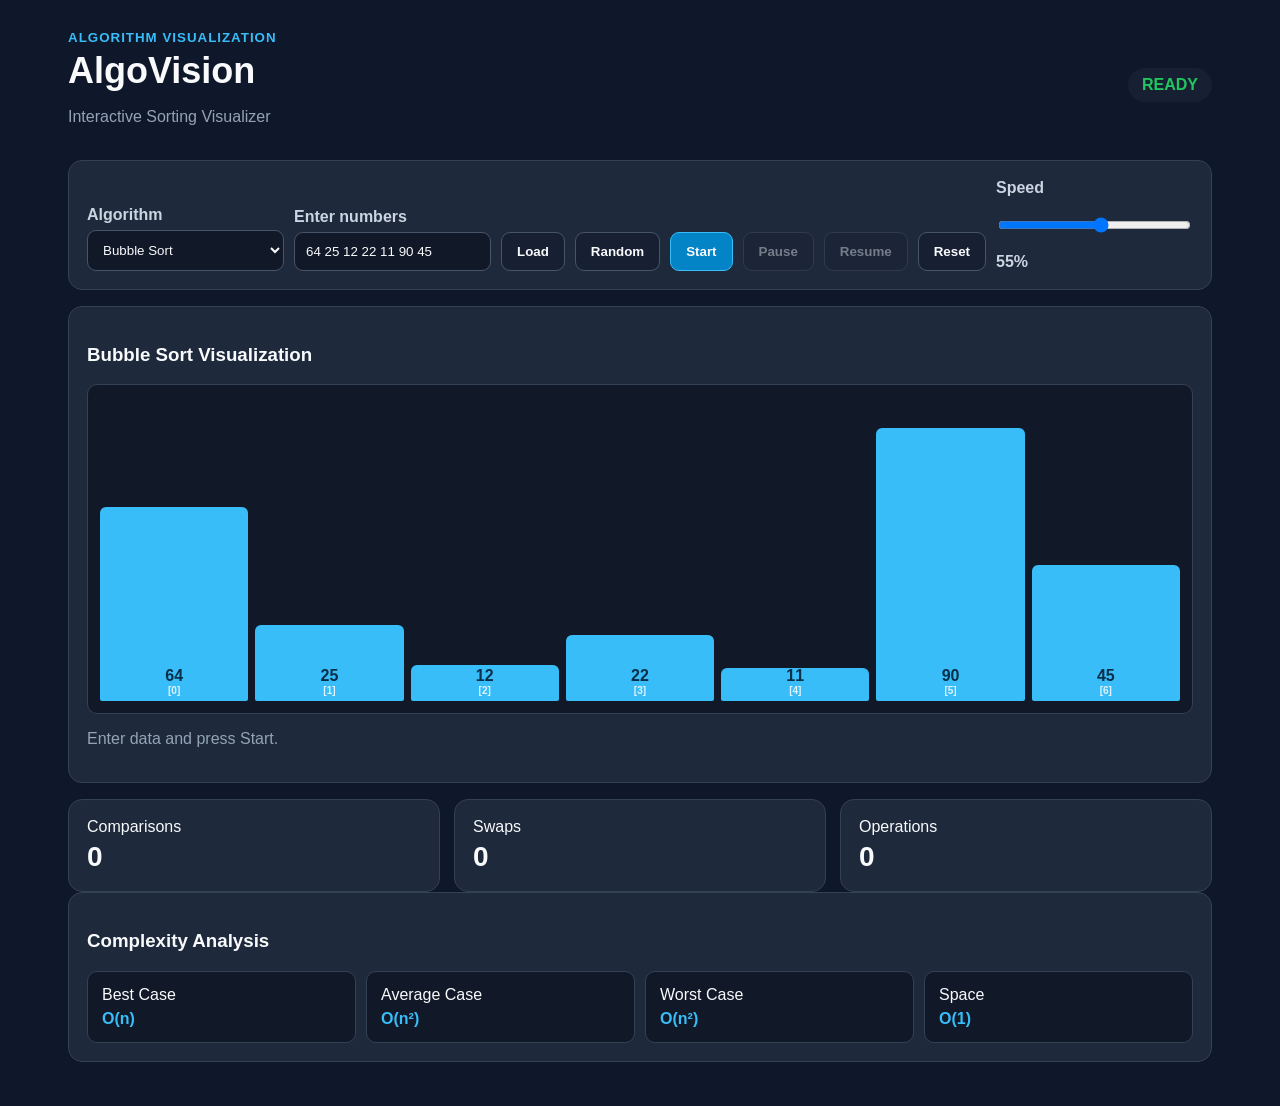
<file: index.html>
<!doctype html><html><head><meta charset="utf-8"><meta name="viewport" content="width=device-width,initial-scale=1"><title>AlgoVision</title><link rel="stylesheet" href="style.css"></head><body><main><header><div><small>ALGORITHM VISUALIZATION</small><h1>AlgoVision</h1><p>Interactive Sorting Visualizer</p></div><b id="status">READY</b></header><section class="panel controls"><label>Algorithm<select id="algorithm"><option>Bubble Sort</option><option>Selection Sort</option><option>Insertion Sort</option></select></label><label>Enter numbers<input id="data" value="64 25 12 22 11 90 45"></label><button id="load">Load</button><button id="random">Random</button><button id="start">Start</button><button id="pause">Pause</button><button id="resume">Resume</button><button id="reset">Reset</button><label>Speed<input id="speed" type="range" min="1" max="100" value="55"><span id="speedValue">55%</span></label></section><section class="panel"><h3 id="vizTitle">Bubble Sort Visualization</h3><div id="bars"></div><p id="op">Enter data and press Start.</p></section><section class="metrics"><div class="panel">Comparisons<strong id="cmp">0</strong></div><div class="panel">Swaps<strong id="swp">0</strong></div><div class="panel">Operations<strong id="ops">0</strong></div></section><section class="panel"><h3>Complexity Analysis</h3><div class="complexity"><div>Best Case<strong id="best">O(n)</strong></div><div>Average Case<strong id="avg">O(n²)</strong></div><div>Worst Case<strong id="worst">O(n²)</strong></div><div>Space<strong>O(1)</strong></div></div></section></main><script src="script.js"></script></body></html>
</file>
<file: style.css>
*{box-sizing:border-box}body{margin:0;background:#0f172a;color:#f8fafc;font-family:Segoe UI,Arial,sans-serif}main{max-width:1200px;margin:auto;padding:28px}header{display:flex;justify-content:space-between;align-items:center;margin-bottom:18px}small{color:#38bdf8;font-weight:700;letter-spacing:1px}h1{font-size:36px;margin:4px 0}p{color:#94a3b8}#status{padding:8px 14px;border-radius:20px;background:#172033;color:#22c55e}.panel{background:#1e293b;border:1px solid #334155;border-radius:14px;padding:18px;margin-bottom:16px}.controls{display:flex;flex-wrap:wrap;gap:10px;align-items:end}.controls label{display:flex;flex-direction:column;gap:6px;color:#cbd5e1;font-weight:600;min-width:170px;flex:1}.controls input,.controls select{padding:11px;border-radius:9px;border:1px solid #475569;background:#111827;color:#f8fafc}button{padding:11px 15px;border:1px solid #475569;border-radius:9px;background:#172033;color:#f8fafc;font-weight:700;cursor:pointer}button:hover:not(:disabled){border-color:#38bdf8}button:disabled{opacity:.4;cursor:not-allowed}#start{background:#0284c7;border-color:#38bdf8}#bars{height:330px;background:#111827;border:1px solid #334155;border-radius:10px;display:flex;align-items:end;gap:7px;padding:12px;overflow:hidden}.wrap{height:100%;flex:1;display:flex;align-items:end;min-width:0}.bar{width:100%;min-height:25px;border-radius:6px 6px 2px 2px;background:#38bdf8;display:flex;align-items:center;justify-content:end;flex-direction:column;padding-bottom:5px;font-weight:800;color:#082f49;transition:height .1s}.bar.active{background:#facc15}.bar.sorted{background:#22c55e}.bar span:last-child{font-size:10px;color:#e0f2fe}.metrics{display:grid;grid-template-columns:repeat(3,1fr);gap:14px;background:none;border:0;padding:0}.metrics .panel{margin:0}.metrics strong{display:block;font-size:28px;margin-top:5px}.complexity{display:grid;grid-template-columns:repeat(4,1fr);gap:10px}.complexity div{background:#111827;border:1px solid #334155;border-radius:10px;padding:14px}.complexity strong{display:block;color:#38bdf8;margin-top:6px}@media(max-width:800px){header{align-items:flex-start;gap:12px;flex-direction:column}.metrics,.complexity{grid-template-columns:repeat(2,1fr)}main{padding:16px}}
</file>
